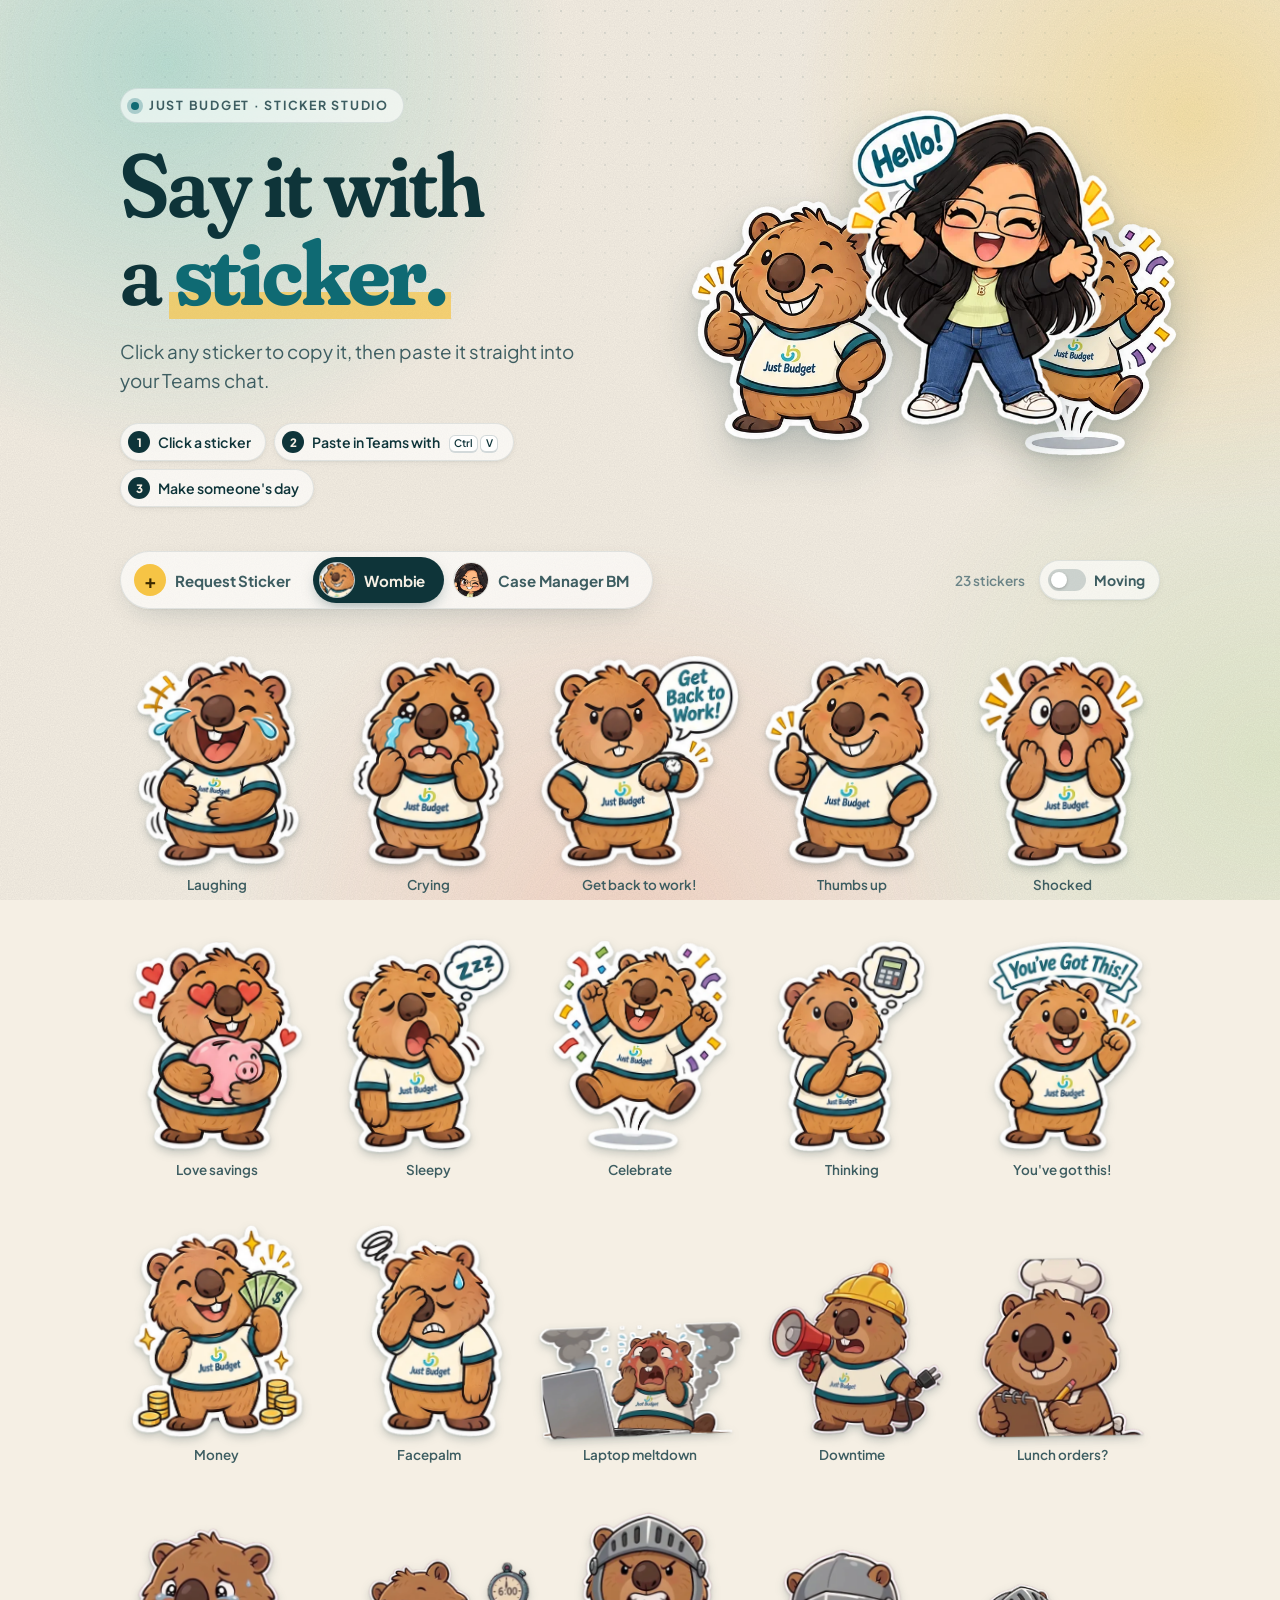
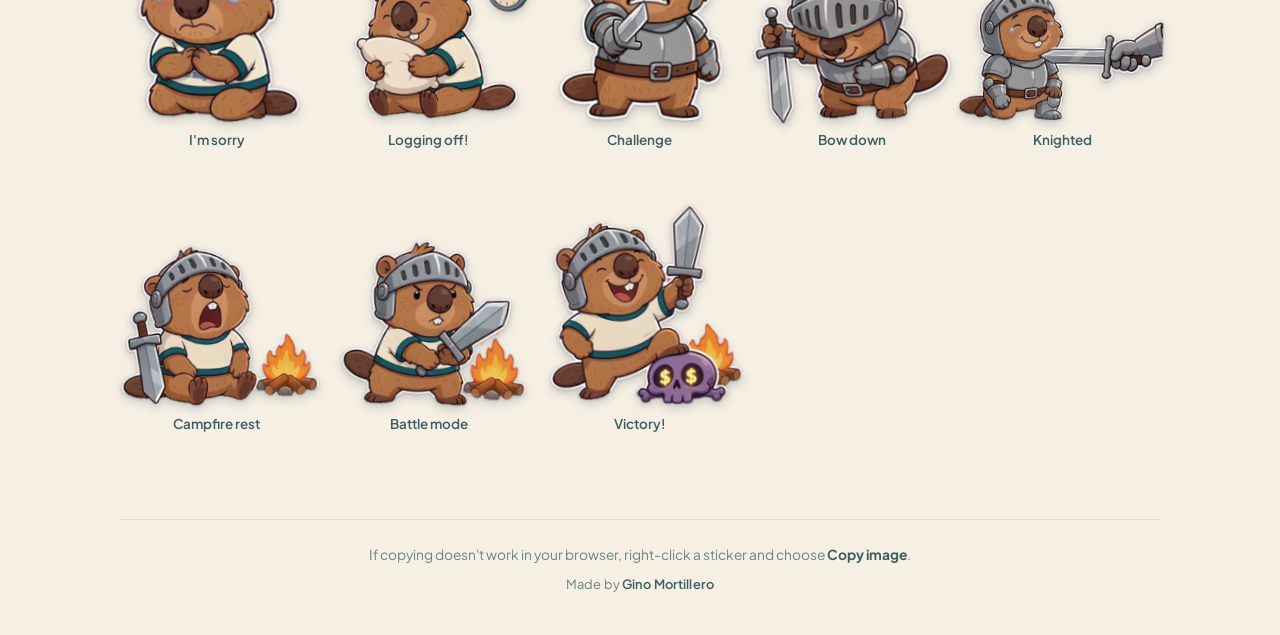
<file: index.html>
<!doctype html>
<html lang="en">
<head>
<meta charset="utf-8">
<meta name="viewport" content="width=device-width, initial-scale=1, viewport-fit=cover">
<title>Just Budget Stickers</title>
<meta name="description" content="Click a Just Budget sticker to copy it, then paste it into your Teams chat.">
<meta name="theme-color" content="#f5efe4" media="(prefers-color-scheme: light)">
<meta name="theme-color" content="#0b1f22" media="(prefers-color-scheme: dark)">
<link rel="icon" type="image/webp" href="stickers/wombie/web/04-thumbs-up.webp">
<link rel="preload" href="fonts/fraunces.woff2" as="font" type="font/woff2" crossorigin>
<link rel="preload" href="fonts/jakarta.woff2" as="font" type="font/woff2" crossorigin>
<link rel="stylesheet" href="css/styles.css">
</head>
<body>
<div class="backdrop" aria-hidden="true">
  <span class="blob b1"></span><span class="blob b2"></span><span class="blob b3"></span><span class="blob b4"></span>
  <span class="dots"></span>
  <span class="grain"></span>
</div>

<header class="hero">
  <div class="hero-copy">
    <p class="eyebrow intro" style="--i:0"><span class="eyebrow-dot"></span>Just Budget · Sticker Studio</p>
    <h1 class="intro" style="--i:1">Say it with <br>a <em>sticker.</em></h1>
    <p class="lede intro" style="--i:2">Click any sticker to copy it, then paste it straight into your Teams chat.</p>
    <ol class="steps intro" style="--i:3" aria-label="How to use">
      <li><span class="step-n">1</span>Click a sticker</li>
      <li><span class="step-n">2</span>Paste in Teams with <span id="paste-keys"><kbd>Ctrl</kbd><kbd>V</kbd></span></li>
      <li><span class="step-n">3</span>Make someone's day</li>
    </ol>
  </div>
  <div class="hero-art intro" style="--i:2" aria-hidden="true">
    <img class="float f1" src="stickers/wombie/web/04-thumbs-up.webp" alt="" width="342" height="440" fetchpriority="high">
    <img class="float f2" src="stickers/case-manager-bm/web/22-hello.webp" alt="" width="342" height="440" fetchpriority="high">
    <img class="float f3" src="stickers/wombie/web/08-celebrate.webp" alt="" width="342" height="440">
  </div>
</header>

<div class="bar intro" style="--i:4">
  <nav id="picker" role="tablist" aria-label="Choose a character">
    <span class="indicator" aria-hidden="true"></span>
  </nav>
  <div class="bar-end">
    <p id="count" class="count" aria-live="polite"></p>
    <label class="motion-toggle" title="Copy stickers that move in Teams">
      <input type="checkbox" id="motion" role="switch">
      <span class="switch" aria-hidden="true"></span>
      <span class="motion-label">Moving</span>
    </label>
  </div>
</div>

<main id="grid" aria-label="Stickers"></main>

<section id="request" aria-labelledby="request-title" hidden>
  <div class="request-intro">
    <p class="eyebrow"><span class="eyebrow-dot"></span>Join the collection</p>
    <h2 id="request-title">Would you like to be added as a&nbsp;<em>sticker?</em></h2>
    <p class="lede">Send us your best picture and we'll turn you into a sticker set for the whole team.</p>
    <ol class="how">
      <li><span class="how-n">01</span><div><strong>Send a photo</strong><span>A clear, well-lit picture of your face works best.</span></div></li>
      <li><span class="how-n">02</span><div><strong>We draw you</strong><span>Tell us the poses you want and we'll do the rest.</span></div></li>
      <li><span class="how-n">03</span><div><strong>You're a sticker</strong><span>Your set shows up here, ready to paste into Teams.</span></div></li>
    </ol>
  </div>
  <form name="sticker-request" method="POST" data-netlify="true" netlify-honeypot="bot-field" enctype="multipart/form-data" id="request-form" class="card">
    <input type="hidden" name="form-name" value="sticker-request">
    <p class="hidden"><label>Leave this empty <input name="bot-field" tabindex="-1" autocomplete="off"></label></p>
    <div class="fields">
      <label class="field"><span>Your name</span><input name="name" required autocomplete="name" placeholder="Alex Smith"></label>
      <label class="field"><span>Your email</span><input name="email" type="email" required autocomplete="email" placeholder="alex@company.com"></label>
    </div>
    <label class="field"><span>Which sticker poses would you like?</span>
      <textarea name="poses" rows="3" placeholder="For example: Hello!, All good, Thank you!, Lunch?, On a call"></textarea>
    </label>
    <label class="dropzone" id="dropzone">
      <input type="file" name="photo" id="photo" accept="image/png,image/jpeg" required>
      <span class="dz-empty">
        <span class="dz-icon" aria-hidden="true">
          <svg viewBox="0 0 24 24" width="26" height="26" fill="none" stroke="currentColor" stroke-width="1.8" stroke-linecap="round" stroke-linejoin="round"><path d="M12 16V4m0 0-4.5 4.5M12 4l4.5 4.5"/><path d="M4 15v3a2 2 0 0 0 2 2h12a2 2 0 0 0 2-2v-3"/></svg>
        </span>
        <strong>Drag and drop your photo here</strong>
        <span>or <u>choose a file</u> · PNG or JPG, up to 25 MB</span>
      </span>
      <span class="dz-preview" hidden>
        <img id="photo-preview" alt="">
        <span id="photo-name"></span>
      </span>
    </label>
    <label class="consent"><input type="checkbox" name="consent" value="yes" required><span class="check" aria-hidden="true"></span><span>I'm happy for my picture to be turned into a sticker for this site.</span></label>
    <div class="submit-row">
      <button type="submit" id="request-submit" class="btn"><span class="btn-label">Send my picture</span><svg viewBox="0 0 24 24" width="18" height="18" fill="none" stroke="currentColor" stroke-width="2" stroke-linecap="round" stroke-linejoin="round" aria-hidden="true"><path d="M5 12h14m0 0-6-6m6 6-6 6"/></svg></button>
      <p id="request-status" role="status" aria-live="polite"></p>
    </div>
  </form>
</section>

<footer>
  <p class="tip">If copying doesn't work in your browser, right-click a sticker and choose <strong>Copy image</strong>.</p>
  <p class="credit">Made by <a href="https://gino-mortillero.pages.dev/" target="_blank" rel="noopener">Gino Mortillero</a></p>
</footer>

<div id="toast" role="status" aria-live="polite">
  <img id="toast-img" alt="" width="40" height="40">
  <span id="toast-text"></span>
</div>
<script src="js/app.js"></script>
<script src="js/request.js"></script>
</body>
</html>
</file>
<file: css/styles.css>
/* ---------- Fonts (self-hosted, latin subset) ---------- */
@font-face {
  font-family: 'Fraunces'; font-style: normal; font-weight: 400 800; font-display: swap;
  src: url(../fonts/fraunces.woff2) format('woff2');
}
@font-face {
  font-family: 'Plus Jakarta Sans'; font-style: normal; font-weight: 400 800; font-display: swap;
  src: url(../fonts/jakarta.woff2) format('woff2');
}
/* Metric-matched fallbacks so the swap to the real fonts doesn't shift the layout */
@font-face { font-family: 'Fraunces Fallback'; src: local('Georgia'); size-adjust: 104%; ascent-override: 94%; descent-override: 25%; }
@font-face { font-family: 'Jakarta Fallback'; src: local('Arial'); size-adjust: 103%; ascent-override: 98%; descent-override: 21%; }

/* ---------- Tokens ---------- */
:root {
  --paper: #f5efe4;
  --paper-2: #fbf8f2;
  --ink: #0e3439;
  --ink-soft: #3d5d61;
  --muted: #6b8487;
  --accent: #0f6a73;
  --accent-ink: #ffffff;
  --accent-glow: rgba(15, 106, 115, .28);
  --sun: #f6c445;
  --mark: rgba(246, 196, 69, .7);
  --peach: #f4a68a;
  --mint: #9fd8c9;
  --lime: #d9e8a3;
  --glass: rgba(255, 255, 255, .62);
  --glass-strong: rgba(255, 255, 255, .86);
  --line: rgba(14, 52, 57, .10);
  --line-strong: rgba(14, 52, 57, .18);
  --shadow-sm: 0 1px 2px rgba(14, 52, 57, .06), 0 2px 6px rgba(14, 52, 57, .05);
  --shadow-md: 0 1px 2px rgba(14, 52, 57, .05), 0 8px 24px -6px rgba(14, 52, 57, .14), 0 24px 48px -24px rgba(14, 52, 57, .18);
  --ring: rgba(15, 106, 115, .38);
  --error: #b2401a;
  --blob-a: #8fd3c8; --blob-b: #f8d77a; --blob-c: #f6b29b; --blob-d: #bfe0a2;
  --blob-opacity: .55;
  --grain-opacity: .07;

  --ease-out: cubic-bezier(0.23, 1, 0.32, 1);
  --ease-in-out: cubic-bezier(0.77, 0, 0.175, 1);
  --ease-spring: cubic-bezier(0.34, 1.36, 0.64, 1);

  --font-display: 'Fraunces', 'Fraunces Fallback', Georgia, serif;
  --font-body: 'Plus Jakarta Sans', 'Jakarta Fallback', system-ui, -apple-system, 'Segoe UI', sans-serif;
  --max: 1120px;
  --gutter: clamp(16px, 4vw, 40px);
  color-scheme: light;
}
@media (prefers-color-scheme: dark) {
  :root {
    --paper: #0b1f22;
    --paper-2: #10282b;
    --ink: #eef5f3;
    --ink-soft: #c2d4d1;
    --muted: #8ba5a2;
    --accent: #6fd0cf;
    --accent-ink: #062226;
    --accent-glow: rgba(111, 208, 207, .28);
    --glass: rgba(18, 44, 48, .58);
    --glass-strong: rgba(22, 52, 56, .9);
    --line: rgba(238, 245, 243, .09);
    --line-strong: rgba(238, 245, 243, .18);
    --shadow-sm: 0 1px 2px rgba(0, 0, 0, .3);
    --shadow-md: 0 1px 2px rgba(0, 0, 0, .3), 0 12px 32px -8px rgba(0, 0, 0, .5);
    --ring: rgba(111, 208, 207, .5);
    --error: #f2a27f;
    --blob-a: #0f6a73; --blob-b: #6b5a1c; --blob-c: #6a3527; --blob-d: #2f5a35;
    --blob-opacity: .5;
    --mark: rgba(246, 196, 69, .28);
    --grain-opacity: .09;
    color-scheme: dark;
  }
}

/* ---------- Base ---------- */
*, *::before, *::after { box-sizing: border-box; }
[hidden] { display: none !important; }
html { -webkit-text-size-adjust: 100%; text-size-adjust: 100%; }
body {
  margin: 0; min-height: 100vh; overflow-x: hidden;
  background: var(--paper); color: var(--ink);
  font-family: var(--font-body); font-size: 16px; line-height: 1.55;
  -webkit-font-smoothing: antialiased; -moz-osx-font-smoothing: grayscale;
  text-rendering: optimizeLegibility;
  -webkit-tap-highlight-color: transparent;
}
::selection { background: var(--sun); color: #0e3439; }
img { display: block; max-width: 100%; }
kbd {
  display: inline-grid; place-items: center; min-width: 1.7em; height: 1.7em; padding: 0 .4em;
  font: 600 .74em/1 var(--font-body); color: var(--ink);
  background: var(--glass-strong); border: 1px solid var(--line-strong); border-bottom-width: 2px;
  border-radius: 6px; margin: 0 1px; vertical-align: .05em;
}

/* ---------- Backdrop: drifting colour blobs, dot grid, film grain ---------- */
.backdrop { position: fixed; inset: 0; z-index: -1; overflow: hidden; pointer-events: none; }
.blob {
  position: absolute; width: 62vmax; height: 62vmax; border-radius: 50%;
  opacity: var(--blob-opacity); will-change: transform;
  animation: drift 38s var(--ease-in-out) infinite alternate;
}
.b1 { background: radial-gradient(closest-side, var(--blob-a), transparent); top: -26vmax; left: -18vmax; }
.b2 { background: radial-gradient(closest-side, var(--blob-b), transparent); top: -22vmax; right: -24vmax; animation-duration: 46s; animation-delay: -12s; }
.b3 { background: radial-gradient(closest-side, var(--blob-c), transparent); bottom: -34vmax; left: 18vw; animation-duration: 52s; animation-delay: -24s; opacity: calc(var(--blob-opacity) * .7); }
.b4 { background: radial-gradient(closest-side, var(--blob-d), transparent); top: 40vh; right: -30vmax; animation-duration: 60s; animation-delay: -6s; opacity: calc(var(--blob-opacity) * .6); }
@keyframes drift {
  0%   { transform: translate3d(0, 0, 0) scale(1); }
  50%  { transform: translate3d(6vmax, 4vmax, 0) scale(1.08); }
  100% { transform: translate3d(-4vmax, 7vmax, 0) scale(.96); }
}
.dots {
  position: absolute; inset: 0;
  background-image: radial-gradient(var(--line-strong) 1px, transparent 1.2px);
  background-size: 22px 22px;
  -webkit-mask-image: radial-gradient(ellipse 80% 60% at 50% 0%, #000 20%, transparent 75%);
  mask-image: radial-gradient(ellipse 80% 60% at 50% 0%, #000 20%, transparent 75%);
  opacity: .55;
}
.grain {
  position: absolute; inset: -50%; opacity: var(--grain-opacity);
  background-image: url("data:image/svg+xml,%3Csvg xmlns='http://www.w3.org/2000/svg' width='220' height='220'%3E%3Cfilter id='n'%3E%3CfeTurbulence type='fractalNoise' baseFrequency='.85' numOctaves='3' stitchTiles='stitch'/%3E%3CfeColorMatrix values='0 0 0 0 0 0 0 0 0 0 0 0 0 0 0 0 0 0 1 0'/%3E%3C/filter%3E%3Crect width='100%25' height='100%25' filter='url(%23n)'/%3E%3C/svg%3E");
}

/* ---------- Page intro (plays once on load) ---------- */
.intro { animation: rise 900ms var(--ease-out) both; animation-delay: calc(var(--i, 0) * 70ms + 60ms); }
@keyframes rise {
  from { opacity: 0; transform: translateY(14px); filter: blur(6px); }
  to   { opacity: 1; transform: none; filter: blur(0); }
}

/* ---------- Hero ---------- */
.hero {
  max-width: var(--max); margin: 0 auto;
  padding: clamp(40px, 8vw, 88px) var(--gutter) clamp(20px, 3vw, 32px);
  display: grid; grid-template-columns: minmax(0, 1.25fr) minmax(0, 1fr); align-items: center; gap: 24px;
}
.eyebrow {
  display: inline-flex; align-items: center; gap: 10px; margin: 0 0 18px;
  font-size: .78rem; font-weight: 700; letter-spacing: .14em; text-transform: uppercase; color: var(--ink-soft);
  padding: 7px 14px 7px 10px; border-radius: 999px;
  background: var(--glass); border: 1px solid var(--line);
  -webkit-backdrop-filter: blur(12px) saturate(1.4); backdrop-filter: blur(12px) saturate(1.4);
}
.eyebrow-dot {
  width: 8px; height: 8px; border-radius: 50%; background: var(--accent);
  box-shadow: 0 0 0 4px var(--accent-glow);
}
h1, h2 { font-family: var(--font-display); font-weight: 600; letter-spacing: -.025em; margin: 0; font-variation-settings: 'SOFT' 100, 'WONK' 0; }
h1 { font-size: clamp(2.9rem, 7.6vw, 5.6rem); line-height: .98; }
h1 em, h2 em {
  font-style: normal; font-weight: 700; color: var(--accent);
  background: linear-gradient(transparent 68%, var(--mark) 68%, var(--mark) 92%, transparent 92%);
  padding: 0 .06em; margin: 0 -.06em;
}
.lede { margin: 20px 0 0; max-width: 34ch; font-size: clamp(1.02rem, 1.6vw, 1.18rem); color: var(--ink-soft); }
.steps {
  list-style: none; margin: 28px 0 0; padding: 0;
  display: flex; flex-wrap: wrap; gap: 8px;
}
.steps li {
  display: inline-flex; align-items: center; gap: 8px;
  padding: 7px 14px 7px 7px; border-radius: 999px; font-size: .88rem; font-weight: 600;
  background: var(--glass); border: 1px solid var(--line); box-shadow: var(--shadow-sm);
  -webkit-backdrop-filter: blur(12px); backdrop-filter: blur(12px);
}
.steps .muted { color: var(--muted); font-weight: 500; }
.step-n {
  display: grid; place-items: center; width: 22px; height: 22px; border-radius: 50%;
  font-size: .72rem; font-weight: 800; background: var(--ink); color: var(--paper);
}

.hero-art { position: relative; height: clamp(260px, 32vw, 380px); }
.float {
  position: absolute; width: auto; height: 78%;
  filter: drop-shadow(0 18px 24px rgba(14, 52, 57, .22)) drop-shadow(0 2px 3px rgba(14, 52, 57, .12));
  animation: bob 7s var(--ease-in-out) infinite alternate;
}
.f1 { left: -4%; top: 24%; height: 64%; --r: -10deg; animation-delay: -1s; z-index: 1; }
.f2 { left: 30%; top: 0;   height: 84%; --r: 3deg;  animation-delay: -3.5s; z-index: 2; }
.f3 { right: -4%; top: 30%; height: 62%; --r: 12deg; animation-delay: -5s; }
@keyframes bob {
  from { transform: translate3d(0, 0, 0) rotate(var(--r)); }
  to   { transform: translate3d(0, -12px, 0) rotate(calc(var(--r) * .7)); }
}

/* ---------- Character picker ---------- */
.bar {
  position: sticky; top: 0; z-index: 20;
  max-width: var(--max); margin: 0 auto; padding: 12px var(--gutter);
  display: flex; align-items: center; justify-content: space-between; gap: 16px;
}
.bar::before {
  /* frosted strip appears behind the bar once it sticks */
  content: ''; position: absolute; inset: 0 calc(50% - 50vw); z-index: -1;
  background: color-mix(in srgb, var(--paper) 84%, transparent);
  -webkit-backdrop-filter: blur(18px) saturate(1.6); backdrop-filter: blur(18px) saturate(1.6);
  border-bottom: 1px solid var(--line);
  opacity: 0; transition: opacity 240ms ease;
}
.bar.stuck::before { opacity: 1; }
.bar.stuck #picker { box-shadow: var(--shadow-sm); }
#picker {
  position: relative; display: flex; gap: 4px; padding: 5px;
  border-radius: 999px; background: var(--glass); border: 1px solid var(--line);
  box-shadow: var(--shadow-md);
  -webkit-backdrop-filter: blur(16px) saturate(1.5); backdrop-filter: blur(16px) saturate(1.5);
  max-width: 100%; overflow-x: auto; scrollbar-width: none; overscroll-behavior-x: contain;
}
#picker::-webkit-scrollbar { display: none; }
.indicator {
  position: absolute; top: 5px; bottom: 5px; left: 0; width: 0; border-radius: 999px;
  background: var(--ink); box-shadow: 0 6px 16px -6px rgba(14, 52, 57, .5);
  transition: transform 420ms var(--ease-out), width 420ms var(--ease-out);
}
.indicator.no-anim { transition: none; }
button.tab {
  appearance: none; border: 0; background: none; font: inherit; color: var(--ink-soft);
  position: relative; z-index: 1; cursor: pointer; white-space: nowrap; flex-shrink: 0;
  display: inline-flex; align-items: center; gap: 9px;
  height: 46px; padding: 0 18px 0 6px; border-radius: 999px;
  font-size: .94rem; font-weight: 700; letter-spacing: -.005em;
  transition: color 240ms ease, transform 160ms var(--ease-out);
}
button.tab:active { transform: scale(.97); }
button.tab[aria-selected="true"] { color: var(--paper); }
button.tab .avatar {
  width: 36px; height: 36px; border-radius: 50%; display: grid; place-items: center; overflow: hidden;
  background: color-mix(in srgb, var(--paper-2) 85%, transparent); border: 1px solid var(--line);
}
button.tab .avatar img { width: 34px; height: 34px; object-fit: cover; object-position: 50% 12%; transform: scale(1.35) translateY(10%); }
button.tab.request-tab { padding-left: 8px; }
button.tab .plus {
  width: 32px; height: 32px; border-radius: 50%; display: grid; place-items: center;
  background: var(--sun); color: #3b2a00; font-size: 1.2rem; font-weight: 700; line-height: 1;
  transition: transform 300ms var(--ease-out);
}
button.tab.request-tab[aria-selected="true"] .plus { transform: rotate(90deg); }
button.tab:focus-visible { outline: 3px solid var(--ring); outline-offset: 1px; }
@media (hover: hover) and (pointer: fine) {
  button.tab:not([aria-selected="true"]):hover { color: var(--ink); }
}
.bar-end { display: flex; align-items: center; gap: 14px; flex-shrink: 0; }
body.requesting .motion-toggle { display: none; }
/* A drop-shadow filter is redrawn on every frame of an animated picture, which makes
   the page stutter, so moving stickers go without it. */
body.moving .sticker img, body.moving button.sticker:hover img { filter: none; }
.motion-toggle {
  display: inline-flex; align-items: center; gap: 8px; cursor: pointer; user-select: none;
  height: 40px; padding: 0 14px 0 8px; border-radius: 999px;
  background: var(--glass); border: 1px solid var(--line); box-shadow: var(--shadow-sm);
  -webkit-backdrop-filter: blur(16px); backdrop-filter: blur(16px);
  font-size: .88rem; font-weight: 700; color: var(--ink-soft);
}
.motion-toggle input { position: absolute; opacity: 0; width: 1px; height: 1px; }
.motion-toggle .switch {
  position: relative; width: 38px; height: 22px; border-radius: 999px; flex-shrink: 0;
  background: var(--line-strong); transition: background 200ms ease;
}
.motion-toggle .switch::after {
  content: ''; position: absolute; top: 3px; left: 3px; width: 16px; height: 16px; border-radius: 50%;
  background: #fff; box-shadow: 0 1px 3px rgba(0,0,0,.25); transition: transform 240ms var(--ease-out);
}
.motion-toggle input:checked + .switch { background: var(--accent); }
.motion-toggle input:checked + .switch::after { transform: translateX(16px); }
.motion-toggle input:checked ~ .motion-label { color: var(--ink); }
.motion-toggle input:focus-visible + .switch { box-shadow: 0 0 0 3px var(--ring); }
.count { margin: 0; font-size: .85rem; font-weight: 600; color: var(--muted); white-space: nowrap; }

/* ---------- Sticker grid ---------- */
main {
  max-width: var(--max); margin: 0 auto;
  padding: clamp(12px, 2vw, 24px) var(--gutter) 72px;
  display: grid; gap: clamp(8px, 2vw, 22px) clamp(8px, 1.6vw, 18px);
  grid-template-columns: repeat(auto-fill, minmax(min(170px, 42vw), 1fr));
}
button.sticker {
  appearance: none; border: 0; background: none; font: inherit; color: inherit; cursor: pointer;
  position: relative; padding: 10px 6px 8px; border-radius: 24px;
  display: flex; flex-direction: column; align-items: center; gap: 4px;
  animation: pop-in 560ms var(--ease-out) both;
  animation-delay: calc(min(var(--n, 0), 16) * 32ms);
}
@keyframes pop-in {
  from { opacity: 0; transform: translateY(16px) scale(.96); }
  to   { opacity: 1; transform: none; }
}
.sticker .frame {
  /* Same box for every sticker so they read as an even sheet, whatever each picture's width */
  position: relative; width: 100%; aspect-ratio: 6 / 7;
  transform: rotate(var(--tilt, 0deg));
  transition: transform 380ms var(--ease-spring);
}
/* soft placeholder shown until the picture arrives */
.sticker .frame::before {
  content: ''; position: absolute; inset: 14%; border-radius: 42%;
  background: linear-gradient(110deg, color-mix(in srgb, var(--ink) 6%, transparent) 30%, color-mix(in srgb, var(--ink) 11%, transparent) 50%, color-mix(in srgb, var(--ink) 6%, transparent) 70%);
  background-size: 250% 100%;
  animation: shimmer 1.3s linear infinite;
  transition: opacity 300ms ease;
}
.sticker.loaded .frame::before { opacity: 0; animation: none; }
@keyframes shimmer { from { background-position: 100% 0; } to { background-position: -150% 0; } }
.sticker img {
  /* Height-led, so every sticker is drawn at the same scale; extra-wide ones spill slightly sideways */
  position: absolute; bottom: 0; left: 50%; translate: -50% 0; height: 100%; width: auto; max-width: 112%;
  object-fit: contain; object-position: 50% 100%; /* very wide ones (scene stickers) shrink to fit */
  filter: drop-shadow(0 4px 5px rgba(14, 52, 57, .18)) drop-shadow(0 1px 1px rgba(14, 52, 57, .14));
  opacity: 0; transform: scale(.94);
  transition: opacity 420ms ease, transform 520ms var(--ease-out), filter 260ms ease;
}
.sticker.loaded img { opacity: 1; transform: none; }
.sticker .label {
  font-size: .84rem; font-weight: 600; color: var(--ink-soft);
  padding: 3px 11px; border-radius: 999px; border: 1px solid transparent;
  transition: background-color 200ms ease, color 200ms ease, border-color 200ms ease;
}
.sticker .copied {
  position: absolute; bottom: 8%; right: 10%; z-index: 2;
  display: grid; place-items: center; width: 40px; height: 40px; border-radius: 50%;
  background: var(--accent); color: var(--accent-ink); box-shadow: 0 8px 20px -6px var(--accent-glow), 0 0 0 4px var(--paper);
  opacity: 0; transform: scale(.6) rotate(-20deg); pointer-events: none;
  transition: opacity 160ms ease, transform 160ms var(--ease-out);
}
.sticker.just-copied .copied { opacity: 1; transform: none; transition: opacity 200ms ease, transform 420ms var(--ease-spring); }
.sticker.just-copied .label { background: var(--accent); color: var(--accent-ink); }
button.sticker:active .frame { transform: rotate(0deg) scale(.95); transition-duration: 120ms; transition-timing-function: var(--ease-out); }
button.sticker:focus-visible { outline: none; }
button.sticker:focus-visible .label { border-color: var(--accent); color: var(--ink); background: var(--glass-strong); }
button.sticker:focus-visible .frame { transform: rotate(0deg) translateY(-4px) scale(1.03); }
@media (hover: hover) and (pointer: fine) {
  button.sticker:hover .frame { transform: rotate(0deg) translateY(-6px) scale(1.05); }
  button.sticker:hover img { filter: drop-shadow(0 16px 18px rgba(14, 52, 57, .22)) drop-shadow(0 2px 3px rgba(14, 52, 57, .12)); }
  button.sticker:hover .label { background: var(--glass-strong); color: var(--ink); border-color: var(--line); }
  button.sticker:active .frame { transform: rotate(0deg) translateY(-2px) scale(.97); }
}

/* ---------- Toast ---------- */
#toast {
  position: fixed; left: 50%; bottom: calc(24px + env(safe-area-inset-bottom)); z-index: 50;
  display: flex; align-items: center; gap: 12px; width: max-content; max-width: calc(100vw - 32px);
  padding: 8px 20px 8px 8px; border-radius: 999px;
  background: var(--ink); color: var(--paper); font-weight: 600; font-size: .95rem;
  box-shadow: 0 18px 40px -12px rgba(14, 52, 57, .5), 0 2px 6px rgba(14, 52, 57, .2);
  opacity: 0; transform: translate(-50%, 140%) scale(.96); pointer-events: none;
  transition: transform 260ms var(--ease-out), opacity 200ms ease;
}
#toast.show { opacity: 1; transform: translate(-50%, 0) scale(1); transition: transform 460ms var(--ease-spring), opacity 200ms ease; }
#toast img { width: 40px; height: 40px; object-fit: contain; border-radius: 50%; background: var(--paper); padding: 3px; }
#toast.warn { background: #7a3d10; color: #fff7ef; padding-left: 20px; border-radius: 22px; }
#toast.warn img { display: none; }
#toast kbd { background: rgba(255,255,255,.14); color: inherit; border-color: rgba(255,255,255,.25); }

/* ---------- Request section ---------- */
#request {
  max-width: var(--max); margin: 0 auto; padding: clamp(16px, 3vw, 32px) var(--gutter) 80px;
  display: grid; grid-template-columns: minmax(0, .9fr) minmax(0, 1.1fr); gap: clamp(24px, 5vw, 64px); align-items: start;
}
#request { scroll-margin-top: 84px; }
body.requesting footer .tip { display: none; }
#request:not([hidden]) > * { animation: rise 640ms var(--ease-out) both; }
#request:not([hidden]) > *:nth-child(2) { animation-delay: 80ms; }
.request-intro { padding-top: 12px; }
#request h2 { font-size: clamp(2.1rem, 4.4vw, 3.3rem); line-height: 1.04; }
.how { list-style: none; margin: 32px 0 0; padding: 0; display: grid; gap: 4px; }
.how li { display: flex; gap: 16px; padding: 14px 0; border-top: 1px solid var(--line); }
.how-n { font-family: var(--font-display); font-weight: 600; font-size: 1.05rem; color: var(--accent); min-width: 2ch; padding-top: 1px; }
.how strong { display: block; font-weight: 700; }
.how span:not(.how-n) { color: var(--muted); font-size: .93rem; }

.card {
  padding: clamp(20px, 3.4vw, 36px); border-radius: 28px;
  background: var(--glass); border: 1px solid var(--line);
  box-shadow: var(--shadow-md);
  -webkit-backdrop-filter: blur(20px) saturate(1.4); backdrop-filter: blur(20px) saturate(1.4);
}
#request-form { display: grid; gap: 18px; }
#request-form .hidden { display: none; }
.fields { display: grid; gap: 18px; grid-template-columns: repeat(auto-fit, minmax(210px, 1fr)); }
.field { display: grid; gap: 7px; }
.field > span { font-size: .86rem; font-weight: 700; color: var(--ink-soft); }
.field input, .field textarea {
  font: inherit; font-size: 1rem; color: var(--ink); width: 100%;
  padding: 13px 15px; border-radius: 14px;
  background: var(--glass-strong); border: 1px solid var(--line-strong);
  box-shadow: inset 0 1px 2px rgba(14, 52, 57, .04);
  transition: border-color 160ms ease, box-shadow 160ms ease;
}
.field input::placeholder, .field textarea::placeholder { color: var(--muted); opacity: .75; }
.field textarea { resize: vertical; min-height: 92px; }
.field input:focus, .field textarea:focus { outline: none; border-color: var(--accent); box-shadow: 0 0 0 4px var(--accent-glow); }

.dropzone {
  position: relative; display: block; cursor: pointer; text-align: center;
  padding: 30px 18px; border-radius: 20px;
  background:
    linear-gradient(var(--glass-strong), var(--glass-strong)) padding-box,
    repeating-linear-gradient(135deg, var(--line-strong) 0 10px, transparent 10px 18px) border-box;
  border: 2px dashed var(--line-strong);
  transition: border-color 180ms ease, background-color 180ms ease, transform 200ms var(--ease-out);
}
.dropzone input[type="file"] { position: absolute; inset: 0; opacity: 0; width: 100%; cursor: pointer; }
.dropzone.dragover { border-color: var(--accent); transform: scale(1.01); }
.dropzone:focus-within { border-color: var(--accent); box-shadow: 0 0 0 4px var(--accent-glow); }
.dz-empty { display: grid; justify-items: center; gap: 4px; color: var(--muted); font-size: .9rem; }
.dz-empty strong { color: var(--ink); font-size: 1rem; }
.dz-icon {
  width: 52px; height: 52px; border-radius: 16px; display: grid; place-items: center; margin-bottom: 8px;
  background: var(--accent); color: var(--accent-ink); box-shadow: 0 10px 20px -8px var(--accent-glow);
  transition: transform 300ms var(--ease-spring);
}
@media (hover: hover) and (pointer: fine) {
  .dropzone:hover { border-color: var(--accent); }
  .dropzone:hover .dz-icon { transform: translateY(-3px); }
}
.dz-preview { display: grid; justify-items: center; gap: 10px; color: var(--muted); font-size: .88rem; }
.dz-preview img { max-height: 200px; max-width: 100%; border-radius: 14px; box-shadow: var(--shadow-md); animation: rise 400ms var(--ease-out) both; }

.consent { display: flex; gap: 12px; align-items: flex-start; cursor: pointer; font-size: .93rem; color: var(--ink-soft); position: relative; }
.consent input { position: absolute; opacity: 0; width: 22px; height: 22px; margin: 0; }
.consent .check {
  flex-shrink: 0; width: 22px; height: 22px; border-radius: 7px; margin-top: 1px;
  background: var(--glass-strong); border: 1.5px solid var(--line-strong);
  display: grid; place-items: center;
  transition: background-color 160ms ease, border-color 160ms ease;
}
.consent .check::after {
  content: ''; width: 10px; height: 6px; border: 2.2px solid var(--accent-ink); border-top: 0; border-right: 0;
  transform: translateY(-1px) rotate(-45deg) scale(.4); opacity: 0;
  transition: transform 220ms var(--ease-spring), opacity 120ms ease;
}
.consent input:checked + .check { background: var(--accent); border-color: var(--accent); }
.consent input:checked + .check::after { opacity: 1; transform: translateY(-1px) rotate(-45deg) scale(1); }
.consent input:focus-visible + .check { box-shadow: 0 0 0 4px var(--accent-glow); }

.submit-row { display: flex; flex-wrap: wrap; align-items: center; gap: 14px 18px; margin-top: 4px; }
.btn {
  appearance: none; border: 0; font: inherit; cursor: pointer;
  display: inline-flex; align-items: center; gap: 10px;
  height: 52px; padding: 0 24px; border-radius: 999px;
  background: var(--ink); color: var(--paper); font-weight: 700; font-size: 1rem;
  box-shadow: 0 12px 24px -10px rgba(14, 52, 57, .55), inset 0 1px 0 rgba(255, 255, 255, .12);
  transition: transform 160ms var(--ease-out), box-shadow 200ms ease, opacity 200ms ease;
}
.btn svg { transition: transform 240ms var(--ease-out); }
.btn:active { transform: scale(.97); }
.btn:focus-visible { outline: 3px solid var(--ring); outline-offset: 3px; }
.btn:disabled { opacity: .65; cursor: progress; }
.btn:disabled svg { animation: nudge 900ms var(--ease-in-out) infinite; }
@keyframes nudge { 50% { transform: translateX(4px); } }
@media (hover: hover) and (pointer: fine) {
  .btn:hover svg { transform: translateX(3px); }
  .btn:hover { box-shadow: 0 16px 28px -10px rgba(14, 52, 57, .6), inset 0 1px 0 rgba(255, 255, 255, .12); }
}
#request-status { margin: 0; font-weight: 600; font-size: .93rem; color: var(--accent); }
#request-status:empty { display: none; }
#request-status.error { color: var(--error); }

/* ---------- Footer ---------- */
footer { max-width: var(--max); margin: 0 auto; padding: 0 var(--gutter) calc(40px + env(safe-area-inset-bottom)); text-align: center; color: var(--muted); font-size: .86rem; }
footer { display: grid; gap: 10px; }
footer::before { content: ''; border-top: 1px solid var(--line); margin-bottom: 14px; }
footer p { margin: 0; }
footer .credit { font-size: .8rem; letter-spacing: .01em; }
footer .credit a {
  color: var(--ink-soft); font-weight: 600; text-decoration: none;
  background: linear-gradient(currentColor, currentColor) 0 100% / 0 1px no-repeat;
  transition: color 200ms ease, background-size 260ms var(--ease-out);
}
footer .credit a:focus-visible { outline: 2px solid var(--ring); outline-offset: 3px; border-radius: 4px; }
@media (hover: hover) and (pointer: fine) {
  footer .credit a:hover { color: var(--accent); background-size: 100% 1px; }
}
footer strong { color: var(--ink-soft); }

/* ---------- Responsive ---------- */
@media (max-width: 760px) {
  .hero { grid-template-columns: 1fr; padding-top: 28px; gap: 0; }
  .hero-art { order: -1; height: 150px; margin: 0 auto 8px; width: min(100%, 340px); }
  .f1 { left: 2%; } .f3 { right: 2%; }
  .eyebrow { margin-bottom: 14px; font-size: .7rem; }
  .lede { margin-top: 14px; }
  .steps { margin-top: 20px; }
  .steps li:last-child { display: none; }
  .count { display: none; }
  #request { grid-template-columns: 1fr; }
}
@media (max-width: 520px) {
  .hide-sm { display: none; }
  .request-tab .tab-text { position: absolute; width: 1px; height: 1px; overflow: hidden; clip-path: inset(50%); }
  button.tab.request-tab { padding: 0 5px; }
  #picker { gap: 0; }
  .steps { display: none; }
  button.tab { height: 42px; padding-right: 14px; gap: 7px; font-size: .88rem; }
  button.tab .avatar { width: 32px; height: 32px; }
  button.tab .avatar img { width: 30px; height: 30px; }
  .steps li { font-size: .82rem; }
  .bar { flex-wrap: wrap; row-gap: 8px; }
  .bar-end { width: 100%; justify-content: flex-end; }
  .motion-toggle { height: 34px; font-size: .82rem; }
}

/* ---------- Motion preferences ---------- */
@media (prefers-reduced-motion: reduce) {
  .blob, .float { animation: none; }
  .float { transform: rotate(var(--r)); }
  .intro, #request:not([hidden]) > *, .dz-preview img { animation: fade 400ms ease both; }
  button.sticker { animation: fade 300ms ease both; }
  .sticker img, .sticker.loaded img { transform: none; }
  .sticker .frame, .indicator { transition: none; }
  #toast, #toast.show { transition: opacity 200ms ease; }
  #toast { transform: translate(-50%, 0); }
  @keyframes fade { from { opacity: 0; } to { opacity: 1; } }
}
</file>
